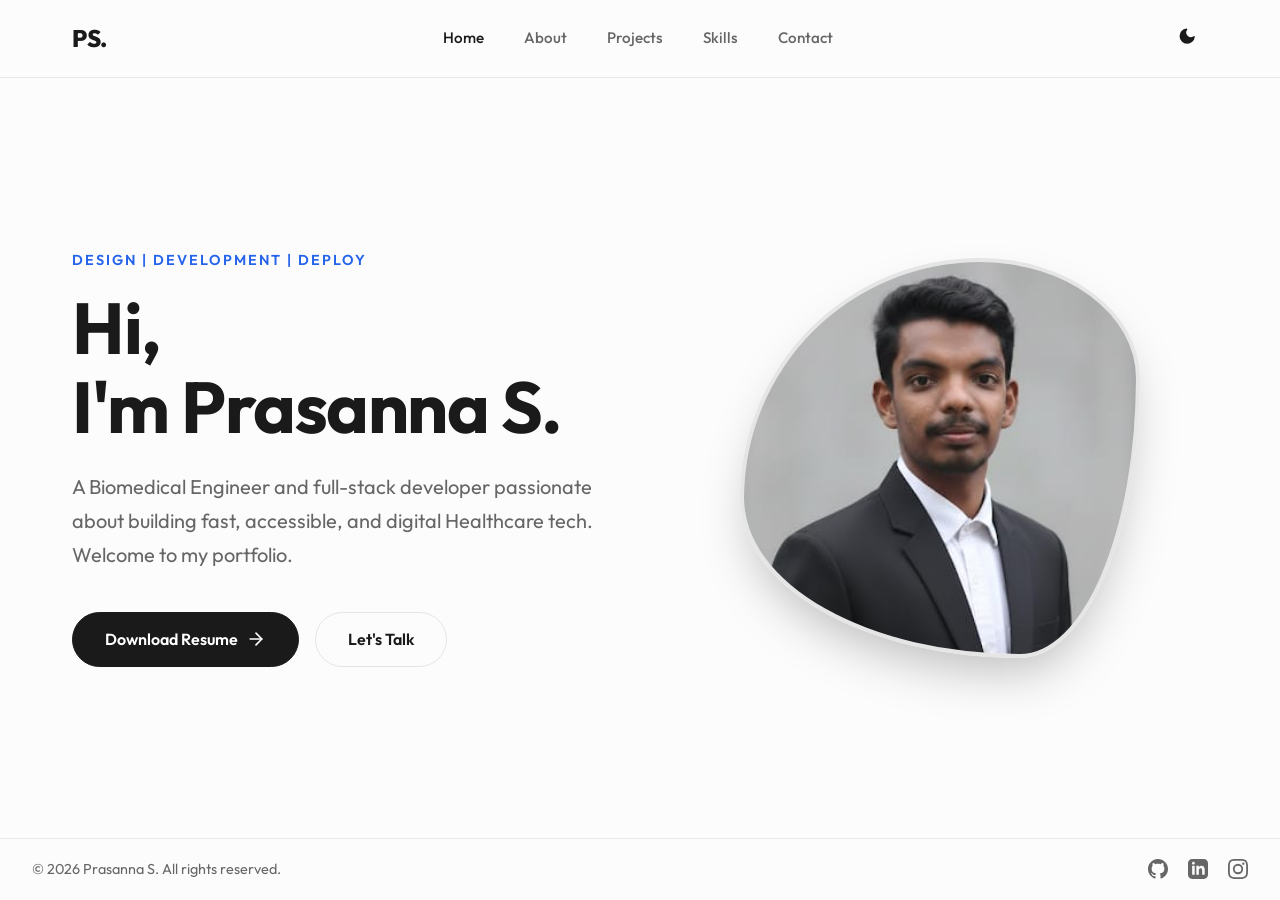
<file: index.html>
<!doctype html>
<html lang="en" data-theme="dark">
  <head>
    <meta charset="UTF-8" />
    <meta name="viewport" content="width=device-width, initial-scale=1" />
   <title>Home |Prasanna S | Full-Stack Developer </title>

    <!-- SEO -->
    <meta name="description" content="Prasanna S  is a full-stack developer and UX designer crafting clean, performant web experiences. Available for freelance and full-time opportunities." />
    <meta name="author" content="Prasanna S " />
    <meta name="robots" content="index, follow" />
    <link rel="canonical" href="https://prasannas-23.github.io/portfolio/" />

    <!-- Open Graph -->
    <meta property="og:title" content="Prasanna S | Full-Stack Developer " />
    <meta property="og:description" content="Full-stack developer and Medcial devices designer building clean, performant web experiences." />
    <meta property="og:type" content="website" />
    <meta property="og:url" content="https://prasannas-23.github.io/portfolio/" />

    <!-- Fonts -->
    <link rel="preconnect" href="https://fonts.googleapis.com" />
    <link rel="preconnect" href="https://fonts.gstatic.com" crossorigin />
    <link href="https://fonts.googleapis.com/css2?family=Outfit:wght@300;400;500;600;700;800&display=swap" rel="stylesheet" />

    <!-- Stylesheet -->
    <link rel="stylesheet" href="assets\css\styles.css" />
  </head>
  <body>
    <nav class="navbar" id="navbar">
      <div class="nav-container">
        <a href="index.html" class="nav-brand">PS.</a>

        <div class="nav-links" id="nav-links">
          <a href="index.html" class="active">Home</a>
          <a href="about.html">About</a>
          <a href="projects.html">Projects</a>
          <a href="skills.html">Skills</a>
          <a href="contacts.html">Contact</a>
        </div>
        
        <div class="nav-controls">
         
          <button class="theme-toggle" id="theme-toggle" aria-label="Toggle Theme">
            <svg id="theme-icon" xmlns="http://www.w3.org/2000/svg" viewBox="0 0 24 24">
              <path
                d="M12 2.25a.75.75 0 0 1 .75.75v2.25a.75.75 0 0 1-1.5 0V3a.75.75 0 0 1 .75-.75ZM7.5 12a4.5 4.5 0 1 1 9 0 4.5 4.5 0 0 1-9 0ZM18.894 6.166a.75.75 0 0 0-1.06-1.06l-1.591 1.59a.75.75 0 1 0 1.06 1.061l1.591-1.59ZM21.75 12a.75.75 0 0 1-.75.75h-2.25a.75.75 0 0 1 0-1.5H21a.75.75 0 0 1 .75.75ZM17.834 18.894a.75.75 0 0 0 1.06-1.06l-1.59-1.591a.75.75 0 1 0-1.061 1.06l1.59 1.591ZM12 18.75a.75.75 0 0 1 .75.75V21a.75.75 0 0 1-1.5 0v-1.5a.75.75 0 0 1 .75-.75ZM6.166 18.894a.75.75 0 0 1-1.06-1.06l1.59-1.591a.75.75 0 1 1 1.061 1.06l-1.59 1.591ZM2.25 12a.75.75 0 0 1 .75-.75H5.25a.75.75 0 0 1 0 1.5H3a.75.75 0 0 1-.75-.75ZM6.166 6.166a.75.75 0 0 1 1.06-1.06l1.59 1.591a.75.75 0 1 1-1.061 1.06l-1.59-1.591Z"
              />
            </svg>
          </button>

          <button class="mobile-toggle" id="mobile-toggle" aria-label="Toggle Menu">
            <svg xmlns="http://www.w3.org/2000/svg" width="24" height="24" fill="none" viewBox="0 0 24 24" stroke="currentColor" stroke-width="2">
              <path stroke-linecap="round" stroke-linejoin="round" d="M4 6h16M4 12h16m-7 6h7" />
            </svg>
          </button>
        </div>
      </div>
    </nav>

    <main>
      <section class="hero">
        <div class="hero-content">
          <span class="hero-subtitle"> Design | Development | Deploy</span>
          <h1 class="hero-title">Hi,<br /> I'm Prasanna S.</h1>
          <p class="hero-desc">A Biomedical Engineer and full-stack developer passionate about building fast, accessible, and digital Healthcare tech.<br> Welcome to my portfolio.</p>
          <div class="hero-actions">
            <a href="assets/documents/Prasanna resume.pdf" class="btn-primary">
              Download Resume
              <svg xmlns="http://www.w3.org/2000/svg" width="20" height="20" viewBox="0 0 24 24" fill="none" stroke="currentColor" stroke-width="2" stroke-linecap="round" stroke-linejoin="round">
                <line x1="5" y1="12" x2="19" y2="12"></line>
                <polyline points="12 5 19 12 12 19"></polyline>
              </svg>
            </a>
            <a href="contacts.html" class="btn-secondary">Let's Talk</a>
          </div>
        </div>
        <div class="hero-image-wrapper">
          <img src="assets/images/profile.jpg" alt="Prasanna S Profile" class="hero-image" />
        </div>
      </section>
    </main>

    <footer>
      <div class="footer-left">&copy; <span id="year">2026</span> Prasanna S. All rights reserved.</div>
      <div class="socials">
        <a href="https://github.com/prasannas-23" target="_blank" rel="noopener noreferrer" aria-label="GitHub">
          <svg xmlns="http://www.w3.org/2000/svg" width="20" height="20" viewBox="0 0 24 24" fill="currentColor"><path d="M12 0c-6.626 0-12 5.373-12 12 0 5.302 3.438 9.8 8.207 11.387.599.111.793-.261.793-.577v-2.234c-3.338.726-4.033-1.416-4.033-1.416-.546-1.387-1.333-1.756-1.333-1.756-1.089-.745.083-.729.083-.729 1.205.084 1.839 1.237 1.839 1.237 1.07 1.834 2.807 1.304 3.492.997.107-.775.418-1.305.762-1.604-2.665-.305-5.467-1.334-5.467-5.931 0-1.311.469-2.381 1.236-3.221-.124-.303-.535-1.524.117-3.176 0 0 1.008-.322 3.301 1.23.957-.266 1.983-.399 3.003-.404 1.02.005 2.047.138 3.006.404 2.291-1.552 3.297-1.23 3.297-1.23.653 1.653.242 2.874.118 3.176.77.84 1.235 1.911 1.235 3.221 0 4.609-2.807 5.624-5.479 5.921.43.372.823 1.102.823 2.222v3.293c0 .319.192.694.801.576 4.765-1.589 8.199-6.086 8.199-11.386 0-6.627-5.373-12-12-12z"
            />
          </svg>
        </a>
        <a href="https://www.linkedin.com/in/prasanna-s-64961228b/" target="_blank" rel="noopener noreferrer" aria-label="LinkedIn">
          <svg xmlns="http://www.w3.org/2000/svg" width="20" height="20" viewBox="0 0 24 24" fill="currentColor"><path d="M19 0h-14c-2.761 0-5 2.239-5 5v14c0 2.761 2.239 5 5 5h14c2.762 0 5-2.239 5-5v-14c0-2.761-2.238-5-5-5zm-11 19h-3v-11h3v11zm-1.5-12.268c-.966 0-1.75-.79-1.75-1.764s.784-1.764 1.75-1.764 1.75.79 1.75 1.764-.783 1.764-1.75 1.764zm13.5 12.268h-3v-5.604c0-3.368-4-3.113-4 0v5.604h-3v-11h3v1.765c1.396-2.586 7-2.777 7 2.476v6.759z" /></svg>
        </a>
        <a href="https://www.instagram.com/_._prxsxnnx_._?igsh=MWtvNDJsY3lpbHZoYQ==" target="_blank" rel="noopener noreferrer" aria-label="Instagram">
          <svg xmlns="http://www.w3.org/2000/svg" width="20" height="20" viewBox="0 0 24 24" fill="currentColor">
            <path      d="M12 2.163c3.204 0 3.584.012 4.85.07 3.252.148 4.771 1.691 4.919 4.919.058 1.265.069 1.645.069 4.849 0 3.205-.012 3.584-.069 4.849-.149 3.225-1.664 4.771-4.919 4.919-1.266.058-1.644.07-4.85.07-3.204 0-3.584-.012-4.849-.07-3.26-.149-4.771-1.699-4.919-4.92-.058-1.265-.07-1.644-.07-4.849 0-3.204.013-3.583.07-4.849.149-3.227 1.664-4.771 4.919-4.919 1.266-.057 1.645-.069 4.849-.069zM12 0C8.741 0 8.333.014 7.053.072 2.695.272.273 2.69.073 7.052.014 8.333 0 8.741 0 12c0 3.259.014 3.668.072 4.948.2 4.358 2.618 6.78 6.98 6.98C8.333 23.986 8.741 24 12 24c3.259 0 3.668-.014 4.948-.072 4.354-.2 6.782-2.618 6.979-6.98.059-1.28.073-1.689.073-4.948 0-3.259-.014-3.667-.072-4.947-.196-4.354-2.617-6.78-6.979-6.98C15.668.014 15.259 0 12 0zm0 5.838a6.162 6.162 0 1 0 0 12.324 6.162 6.162 0 0 0 0-12.324zM12 16a4 4 0 1 1 0-8 4 4 0 0 1 0 8zm6.406-11.845a1.44 1.44 0 1 0 0 2.881 1.44 1.44 0 0 0 0-2.881z"
            />
          </svg>
        </a>
      </div>
    </footer>

    <script src="assets/js/scripts.js"></script>
  </body>
</html>
</file>
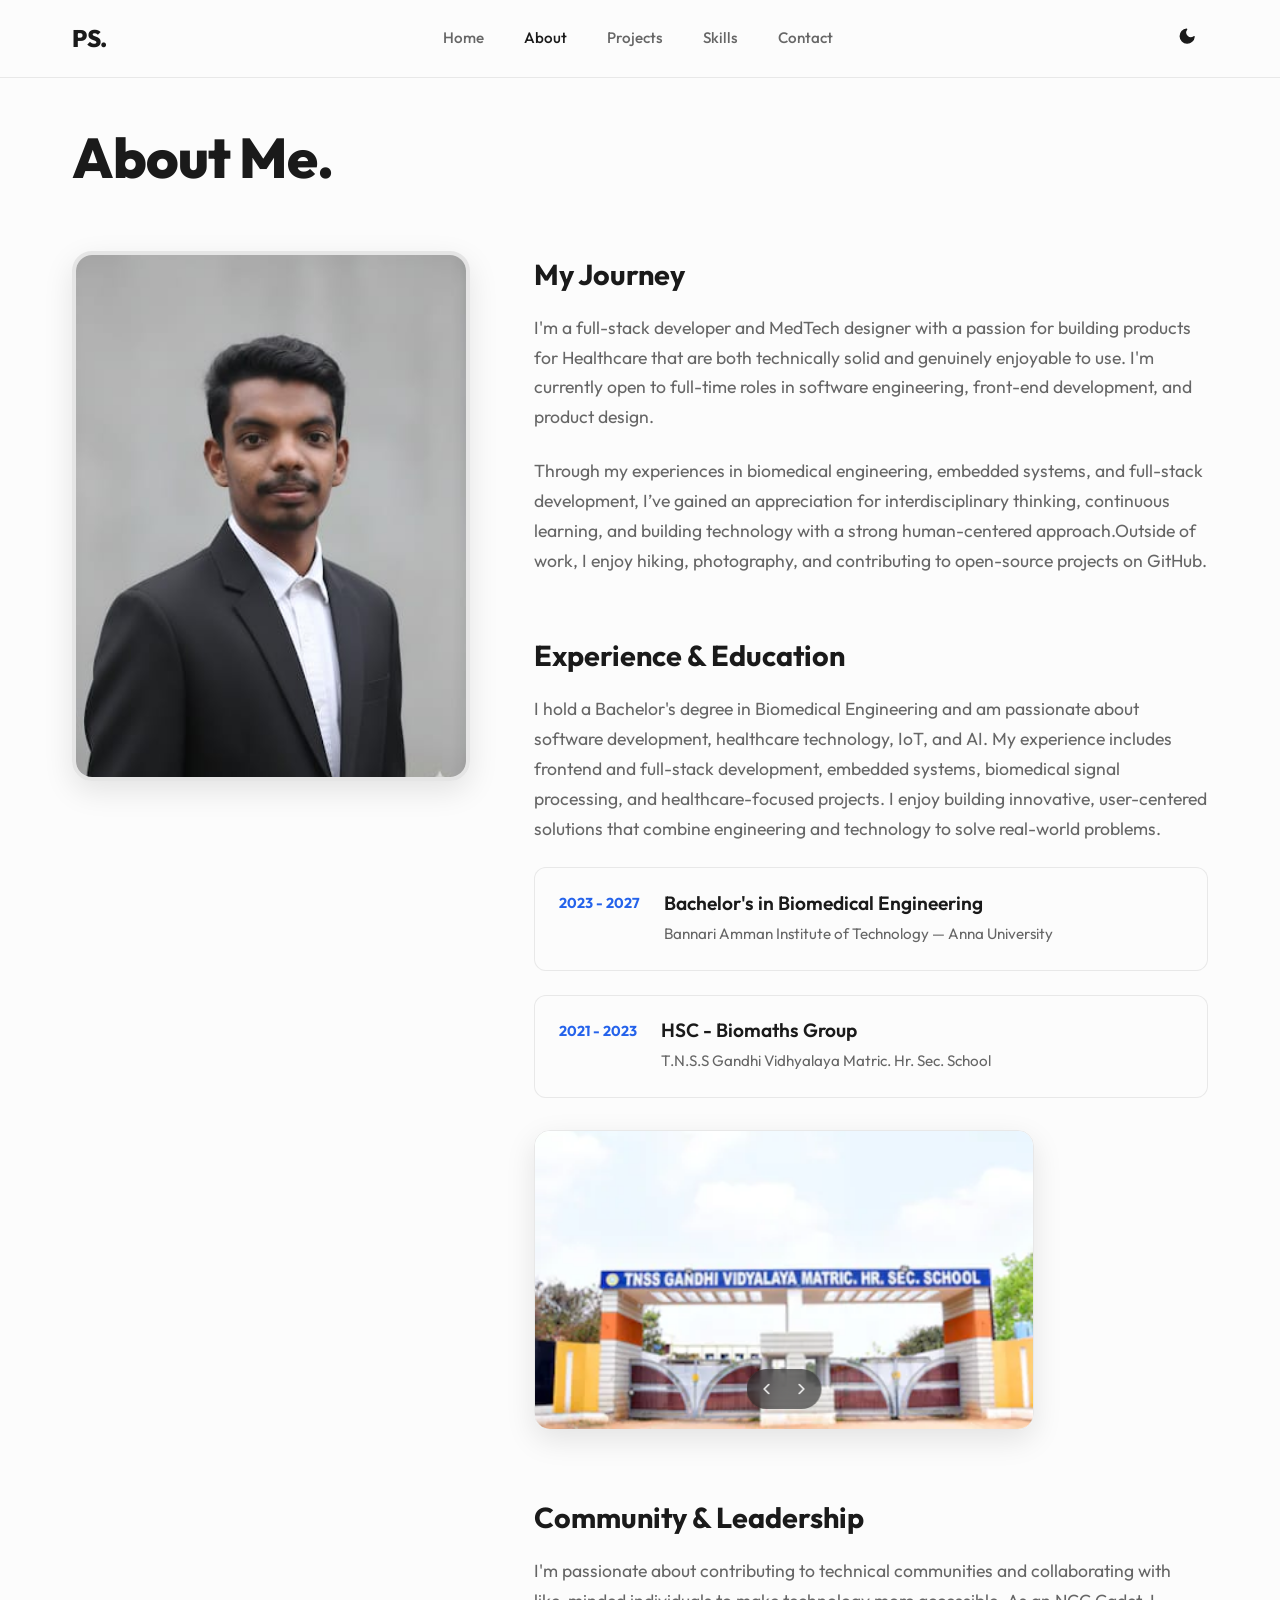
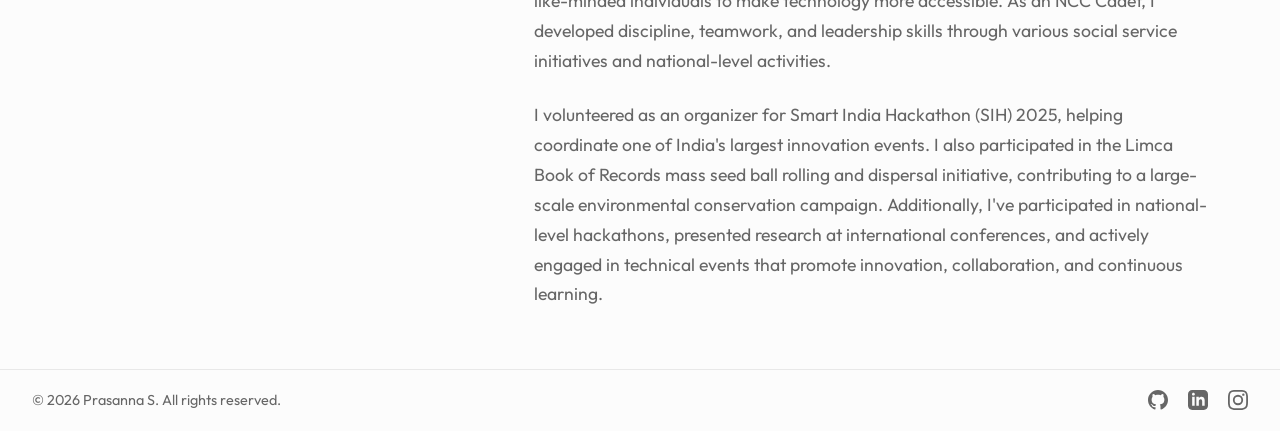
<file: about.html>
<!doctype html>
<html lang="en" data-theme="dark">
  <head>
    <meta charset="UTF-8" />
    <meta name="viewport" content="width=device-width, initial-scale=1" />
    <title>About | Prasanna S</title>

    <!-- SEO -->
    <meta name="description" content="Learn about Prasanna S — a full-stack developer and UX designer with a background in computer science, user experience, and product development." />
    <meta name="author" content="Prasanna S" />
    <meta name="robots" content="index, follow" />
    <link rel="canonical" href="https://your-username.github.io/portfolio/about.html" />

    <!-- Open Graph -->
    <meta property="og:title" content="About | Prasanna S" />
    <meta property="og:description" content="Learn about Prasanna S — a full-stack developer and MedTech designer with a background in biomedical engineering and product development." />
    <meta property="og:type" content="website" />
    <meta property="og:url" content="https://your-username.github.io/portfolio/about.html" />

    <!-- Fonts -->
    <link rel="preconnect" href="https://fonts.googleapis.com" />
    <link rel="preconnect" href="https://fonts.gstatic.com" crossorigin />
    <link href="https://fonts.googleapis.com/css2?family=Outfit:wght@300;400;500;600;700;800&display=swap" rel="stylesheet" />

    <!-- Stylesheet -->
    <link rel="stylesheet" href="assets\css\styles.css" />
  </head>
  <body>
    <nav class="navbar" id="navbar">
      <div class="nav-container">
        <a href="index.html" class="nav-brand">PS.</a>

        <div class="nav-links" id="nav-links">
          <a href="index.html" class="active">Home</a>
          <a href="about.html">About</a>
          <a href="projects.html">Projects</a>
          <a href="skills.html">Skills</a>
          <a href="contacts.html">Contact</a>
        </div>

        <div class="nav-controls">
          <button class="theme-toggle" id="theme-toggle" aria-label="Toggle Theme">
            <svg id="theme-icon" xmlns="http://www.w3.org/2000/svg" viewBox="0 0 24 24">
              <path
                d="M12 2.25a.75.75 0 0 1 .75.75v2.25a.75.75 0 0 1-1.5 0V3a.75.75 0 0 1 .75-.75ZM7.5 12a4.5 4.5 0 1 1 9 0 4.5 4.5 0 0 1-9 0ZM18.894 6.166a.75.75 0 0 0-1.06-1.06l-1.591 1.59a.75.75 0 1 0 1.06 1.061l1.591-1.59ZM21.75 12a.75.75 0 0 1-.75.75h-2.25a.75.75 0 0 1 0-1.5H21a.75.75 0 0 1 .75.75ZM17.834 18.894a.75.75 0 0 0 1.06-1.06l-1.59-1.591a.75.75 0 1 0-1.061 1.06l1.59 1.591ZM12 18.75a.75.75 0 0 1 .75.75V21a.75.75 0 0 1-1.5 0v-1.5a.75.75 0 0 1 .75-.75ZM6.166 18.894a.75.75 0 0 1-1.06-1.06l1.59-1.591a.75.75 0 1 1 1.061 1.06l-1.59 1.591ZM2.25 12a.75.75 0 0 1 .75-.75H5.25a.75.75 0 0 1 0 1.5H3a.75.75 0 0 1-.75-.75ZM6.166 6.166a.75.75 0 0 1 1.06-1.06l1.59 1.591a.75.75 0 1 1-1.061 1.06l-1.59-1.591Z"
              />
            </svg>
          </button>

          <button class="mobile-toggle" id="mobile-toggle" aria-label="Toggle Menu">
            <svg xmlns="http://www.w3.org/2000/svg" width="24" height="24" fill="none" viewBox="0 0 24 24" stroke="currentColor" stroke-width="2">
              <path stroke-linecap="round" stroke-linejoin="round" d="M4 6h16M4 12h16m-7 6h7" />
            </svg>
          </button>
        </div>
      </div>
    </nav>

   <main class="page-main">
      <div class="page-container">
        <h1 class="page-title">About Me.</h1>

        <div class="about-grid">
          <div class="about-image-col">
            <div class="image-stack">
              <img src="assets/images/profile.jpg" alt ="Prasanna S" class="stack-img main-img" loading="lazy" />
            </div>
          </div>

          <div class="about-text-col">
            <h2 class="section-heading">My Journey</h2>
            <p class="section-text">I'm a full-stack developer and MedTech designer with a passion for building products for Healthcare that are both technically solid and genuinely enjoyable to use. I'm currently open to full-time roles in software engineering, front-end development, and product design.</p>
            <p class="section-text">Through my experiences in biomedical engineering, embedded systems, and full-stack development, I’ve gained an appreciation for interdisciplinary thinking, continuous learning, and building technology with a strong human-centered approach.Outside of work, I enjoy hiking, photography, and contributing to open-source projects on GitHub.</p>

            <h2 class="section-heading mt-2">Experience &amp; Education</h2>
            <p class="section-text">I hold a Bachelor's degree in Biomedical Engineering and am passionate about software development, healthcare technology, IoT, and AI. My experience includes frontend and full-stack development, embedded systems, biomedical signal processing, and healthcare-focused projects. I enjoy building innovative, user-centered solutions that combine engineering and technology to solve real-world problems.</p>
                       
            <div class="experience-list">
              <div class="exp-item">
                <span class="exp-year">2023 - 2027</span>
                <div class="exp-details">
                  <h3>Bachelor's in Biomedical Engineering</h3>
                  <p>Bannari Amman Institute of Technology — Anna University</p>
                </div>
              </div>
              <div class="exp-item">
                <span class="exp-year">2021 - 2023</span>
                <div class="exp-details">
                  <h3>HSC - Biomaths Group</h3>
                  <p>T.N.S.S Gandhi Vidhyalaya Matric. Hr. Sec. School</p>
                </div>
              </div>
              
            </div>

            <div class="carousel" id="carousel">
              <div class="carousel-slides" id="carousel-slides">
                <img src="assets/images/school.webp" alt="Modern tech office workspace" class="carousel-slide" loading="lazy" />
                <img src="assets/images/clg.jpg" alt="Team collaboration and brainstorming" class="carousel-slide" loading="lazy" />
                <img src="assets/images/ncc.jpg" alt="Tech conference and professional development" class="carousel-slide" loading="lazy" />
                <img src="assets/images/ncc2.jpg" alt="Tech conference and professional development" class="carousel-slide" loading="lazy" />

              </div>
              <div class="carousel-controls">
                <button class="carousel-btn" id="prev" aria-label="Previous Slide">
                  <svg xmlns="http://www.w3.org/2000/svg" width="24" height="24" viewBox="0 0 24 24" fill="none" stroke="currentColor" stroke-width="2" stroke-linecap="round" stroke-linejoin="round" data-lucide="chevron-left" aria-hidden="true" style="width: 18px; height: 18px" class="lucide lucide-chevron-left"><path d="m15 18-6-6 6-6"></path></svg>
                </button>
                <button class="carousel-btn" id="next" aria-label="Next Slide">
                  <svg xmlns="http://www.w3.org/2000/svg" width="24" height="24" viewBox="0 0 24 24" fill="none" stroke="currentColor" stroke-width="2" stroke-linecap="round" stroke-linejoin="round" data-lucide="chevron-right" aria-hidden="true" style="width: 18px; height: 18px" class="lucide lucide-chevron-right"><path d="m9 18 6-6-6-6"></path></svg>
                </button>
              </div>
            </div>


            <h2 class="section-heading mt-2">Community &amp; Leadership</h2>
            <p class="section-text"> I'm passionate about contributing to technical communities and collaborating with like-minded individuals to make technology more accessible. As an NCC Cadet, I developed discipline, teamwork, and leadership skills through various social service initiatives and national-level activities.</p>
            <p class="section-text">I volunteered as an organizer for Smart India Hackathon (SIH) 2025, helping coordinate one of India's largest innovation events. I also participated in the Limca Book of Records mass seed ball rolling and dispersal initiative, contributing to a large-scale environmental conservation campaign. Additionally, I've participated in national-level hackathons, presented research at international conferences, and actively engaged in technical events that promote innovation, collaboration, and continuous learning.</p>
          </div>
        </div>
      </div>
    </main>

    <footer>
      <div class="footer-left">&copy; <span id="year">2026</span> Prasanna S. All rights reserved.</div>
      <div class="socials">
        <a href="https://github.com/prasannas-23" target="_blank" rel="noopener noreferrer" aria-label="GitHub">
          <svg xmlns="http://www.w3.org/2000/svg" width="20" height="20" viewBox="0 0 24 24" fill="currentColor"><path d="M12 0c-6.626 0-12 5.373-12 12 0 5.302 3.438 9.8 8.207 11.387.599.111.793-.261.793-.577v-2.234c-3.338.726-4.033-1.416-4.033-1.416-.546-1.387-1.333-1.756-1.333-1.756-1.089-.745.083-.729.083-.729 1.205.084 1.839 1.237 1.839 1.237 1.07 1.834 2.807 1.304 3.492.997.107-.775.418-1.305.762-1.604-2.665-.305-5.467-1.334-5.467-5.931 0-1.311.469-2.381 1.236-3.221-.124-.303-.535-1.524.117-3.176 0 0 1.008-.322 3.301 1.23.957-.266 1.983-.399 3.003-.404 1.02.005 2.047.138 3.006.404 2.291-1.552 3.297-1.23 3.297-1.23.653 1.653.242 2.874.118 3.176.77.84 1.235 1.911 1.235 3.221 0 4.609-2.807 5.624-5.479 5.921.43.372.823 1.102.823 2.222v3.293c0 .319.192.694.801.576 4.765-1.589 8.199-6.086 8.199-11.386 0-6.627-5.373-12-12-12z"
            />
          </svg>
        </a>
        <a href="https://www.linkedin.com/in/prasanna-s-64961228b/" target="_blank" rel="noopener noreferrer" aria-label="LinkedIn">
          <svg xmlns="http://www.w3.org/2000/svg" width="20" height="20" viewBox="0 0 24 24" fill="currentColor"><path d="M19 0h-14c-2.761 0-5 2.239-5 5v14c0 2.761 2.239 5 5 5h14c2.762 0 5-2.239 5-5v-14c0-2.761-2.238-5-5-5zm-11 19h-3v-11h3v11zm-1.5-12.268c-.966 0-1.75-.79-1.75-1.764s.784-1.764 1.75-1.764 1.75.79 1.75 1.764-.783 1.764-1.75 1.764zm13.5 12.268h-3v-5.604c0-3.368-4-3.113-4 0v5.604h-3v-11h3v1.765c1.396-2.586 7-2.777 7 2.476v6.759z" /></svg>
        </a>
        <a href="https://www.instagram.com/_._prxsxnnx_._?igsh=MWtvNDJsY3lpbHZoYQ==" target="_blank" rel="noopener noreferrer" aria-label="Instagram">
          <svg xmlns="http://www.w3.org/2000/svg" width="20" height="20" viewBox="0 0 24 24" fill="currentColor">
            <path      d="M12 2.163c3.204 0 3.584.012 4.85.07 3.252.148 4.771 1.691 4.919 4.919.058 1.265.069 1.645.069 4.849 0 3.205-.012 3.584-.069 4.849-.149 3.225-1.664 4.771-4.919 4.919-1.266.058-1.644.07-4.85.07-3.204 0-3.584-.012-4.849-.07-3.26-.149-4.771-1.699-4.919-4.92-.058-1.265-.07-1.644-.07-4.849 0-3.204.013-3.583.07-4.849.149-3.227 1.664-4.771 4.919-4.919 1.266-.057 1.645-.069 4.849-.069zM12 0C8.741 0 8.333.014 7.053.072 2.695.272.273 2.69.073 7.052.014 8.333 0 8.741 0 12c0 3.259.014 3.668.072 4.948.2 4.358 2.618 6.78 6.98 6.98C8.333 23.986 8.741 24 12 24c3.259 0 3.668-.014 4.948-.072 4.354-.2 6.782-2.618 6.979-6.98.059-1.28.073-1.689.073-4.948 0-3.259-.014-3.667-.072-4.947-.196-4.354-2.617-6.78-6.979-6.98C15.668.014 15.259 0 12 0zm0 5.838a6.162 6.162 0 1 0 0 12.324 6.162 6.162 0 0 0 0-12.324zM12 16a4 4 0 1 1 0-8 4 4 0 0 1 0 8zm6.406-11.845a1.44 1.44 0 1 0 0 2.881 1.44 1.44 0 0 0 0-2.881z"
            />
          </svg>
        </a>
      </div>
    </footer>

    <script src="assets/js/scripts.js"></script>
  </body>
</html>
</file>
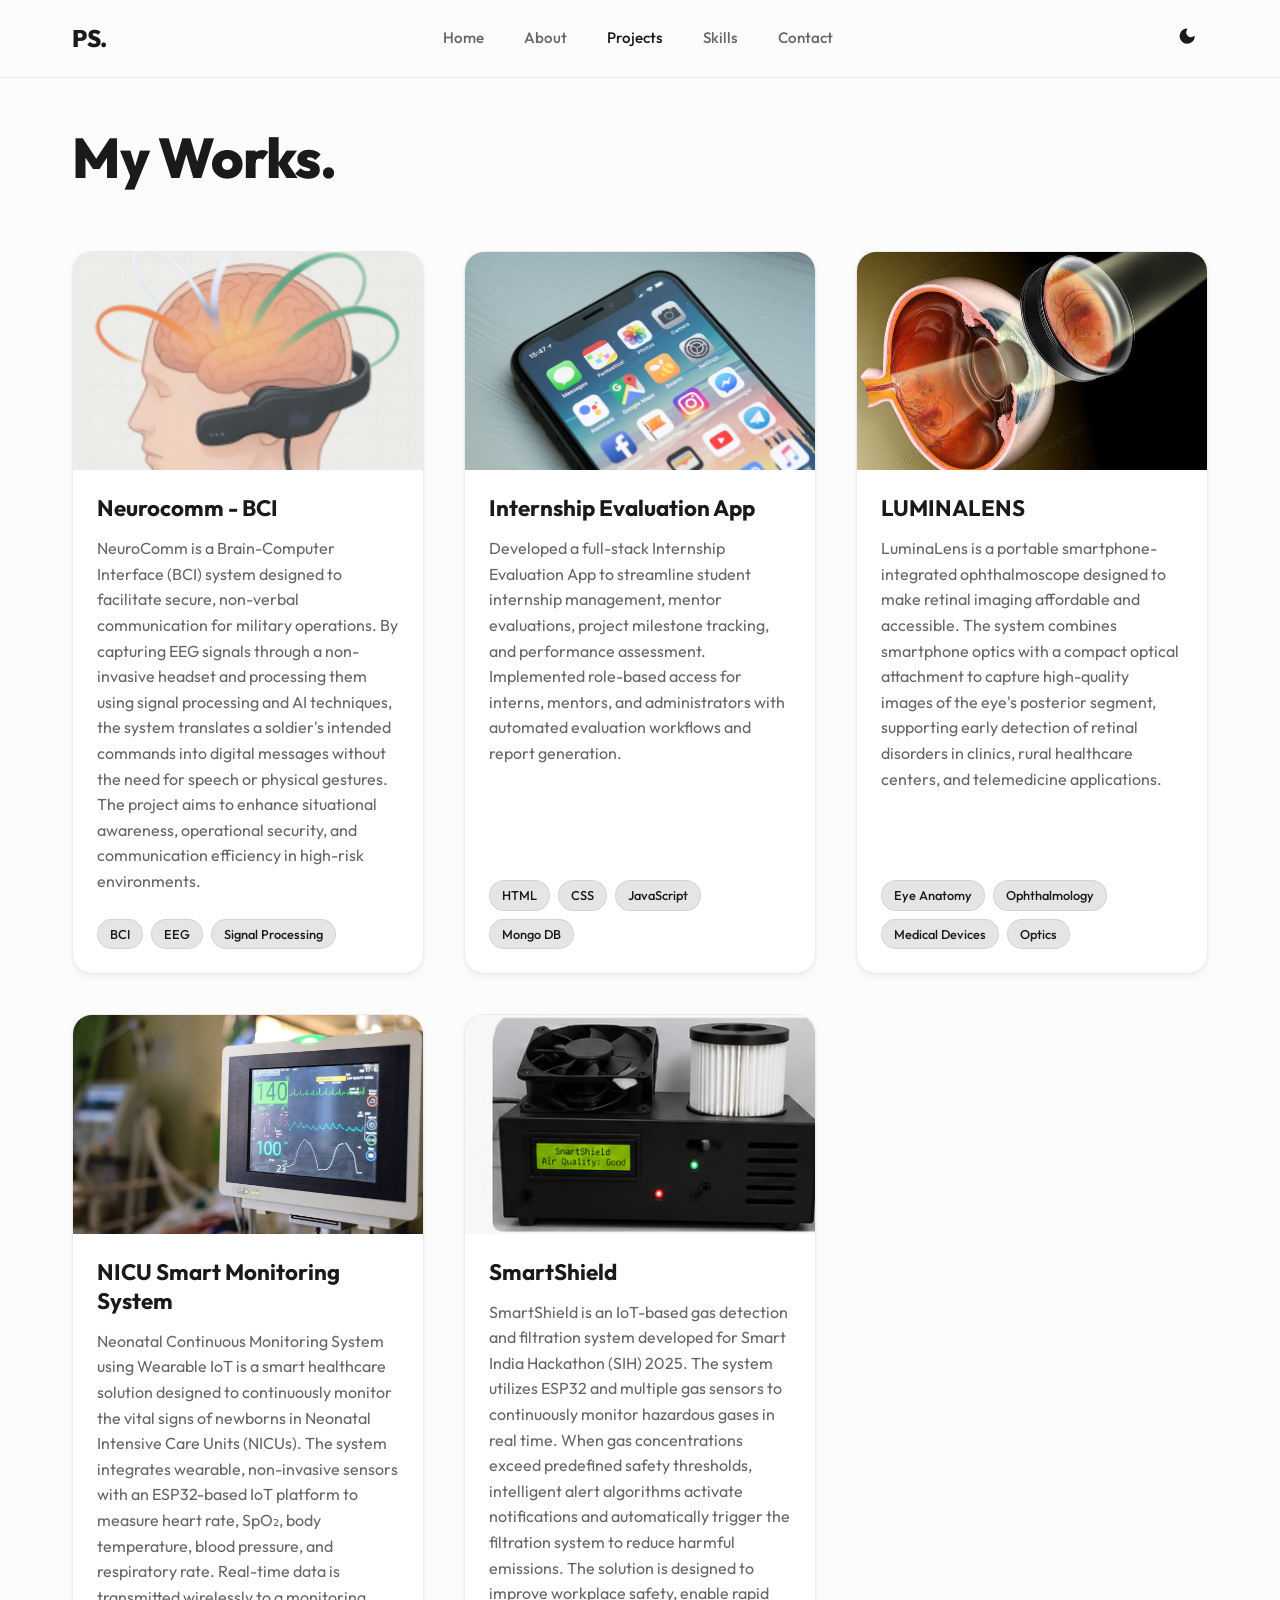
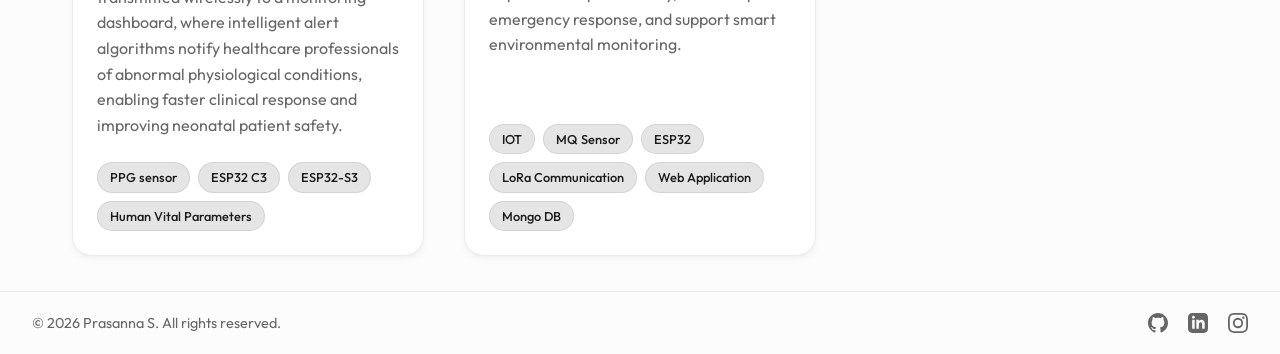
<file: projects.html>
<!doctype html>
<html lang="en" data-theme="dark">
  <head>
    <meta charset="UTF-8" />
    <meta name="viewport" content="width=device-width, initial-scale=1" />
   <title>Projects | Prasanna S</title>

    <!-- SEO -->
    <meta name="description" content="Prasanna S  is a full-stack developer and UX designer crafting clean, performant web experiences. Available for freelance and full-time opportunities." />
    <meta name="author" content="Prasanna S " />
    <meta name="robots" content="index, follow" />
    <link rel="canonical" href="https://prasannas-23.github.io/portfolio/" />

    <!-- Open Graph -->
    <meta property="og:title" content="Projects |Prasanna S " />
    <meta property="og:description" content="Full-stack developer and Medcial devices designer building clean, performant web experiences." />
    <meta property="og:type" content="website" />
    <meta property="og:url" content="https://prasannas-23.github.io/portfolio/" />

    <!-- Fonts -->
    <link rel="preconnect" href="https://fonts.googleapis.com" />
    <link rel="preconnect" href="https://fonts.gstatic.com" crossorigin />
    <link href="https://fonts.googleapis.com/css2?family=Outfit:wght@300;400;500;600;700;800&display=swap" rel="stylesheet" />

    <!-- Stylesheet -->
    <link rel="stylesheet" href="assets\css\styles.css" />
  </head>
  <body>
    <nav class="navbar" id="navbar">
      <div class="nav-container">
        <a href="index.html" class="nav-brand">PS.</a>

        <div class="nav-links" id="nav-links">
          <a href="index.html" class="active">Home</a>
          <a href="about.html">About</a>
          <a href="projects.html">Projects</a>
          <a href="skills.html">Skills</a>
          <a href="contacts.html">Contact</a>
        </div>

        <div class="nav-controls">
          <button class="theme-toggle" id="theme-toggle" aria-label="Toggle Theme">
            <svg id="theme-icon" xmlns="http://www.w3.org/2000/svg" viewBox="0 0 24 24">
              <path
                d="M12 2.25a.75.75 0 0 1 .75.75v2.25a.75.75 0 0 1-1.5 0V3a.75.75 0 0 1 .75-.75ZM7.5 12a4.5 4.5 0 1 1 9 0 4.5 4.5 0 0 1-9 0ZM18.894 6.166a.75.75 0 0 0-1.06-1.06l-1.591 1.59a.75.75 0 1 0 1.06 1.061l1.591-1.59ZM21.75 12a.75.75 0 0 1-.75.75h-2.25a.75.75 0 0 1 0-1.5H21a.75.75 0 0 1 .75.75ZM17.834 18.894a.75.75 0 0 0 1.06-1.06l-1.59-1.591a.75.75 0 1 0-1.061 1.06l1.59 1.591ZM12 18.75a.75.75 0 0 1 .75.75V21a.75.75 0 0 1-1.5 0v-1.5a.75.75 0 0 1 .75-.75ZM6.166 18.894a.75.75 0 0 1-1.06-1.06l1.59-1.591a.75.75 0 1 1 1.061 1.06l-1.59 1.591ZM2.25 12a.75.75 0 0 1 .75-.75H5.25a.75.75 0 0 1 0 1.5H3a.75.75 0 0 1-.75-.75ZM6.166 6.166a.75.75 0 0 1 1.06-1.06l1.59 1.591a.75.75 0 1 1-1.061 1.06l-1.59-1.591Z"
              />
            </svg>
          </button>

          <button class="mobile-toggle" id="mobile-toggle" aria-label="Toggle Menu">
            <svg xmlns="http://www.w3.org/2000/svg" width="24" height="24" fill="none" viewBox="0 0 24 24" stroke="currentColor" stroke-width="2">
              <path stroke-linecap="round" stroke-linejoin="round" d="M4 6h16M4 12h16m-7 6h7" />
            </svg>
          </button>
        </div>
      </div>
    </nav>

   <main class="page-main">
      <div class="page-container">
        <h1 class="page-title">My Works.</h1>

        <div class="projects-grid">
          <!-- Project 1: Neurocomm - BCI -->
          <div class="project-card">
            <div class="project-img-wrapper">
              <img src="assets/images/BCI.png" alt="Neurocomm - BCI" class="project-img" loading="lazy" />
              <!-- <div class="project-overlay">
                <a href="bci-details.html" target="_blank" rel="noopener noreferrer" class="overlay-btn">
                  <svg xmlns="http://www.w3.org/2000/svg" width="18" height="18" viewBox="0 0 24 24" fill="none" stroke="currentColor" stroke-width="2" stroke-linecap="round" stroke-linejoin="round">
                    <path d="M10 13a5 5 0 0 0 7.54.54l3-3a5 5 0 0 0-7.07-7.07l-1.72 1.71"></path>
                    <path d="M14 11a5 5 0 0 0-7.54-.54l-3 3a5 5 0 0 0 7.07 7.07l1.71-1.71"></path>
                  </svg>
                  View Project
                </a>
              </div> -->
            </div>
            <div class="project-info">
              <h2 class="project-title">Neurocomm - BCI</h2>
              <p class="project-desc">NeuroComm is a Brain-Computer Interface (BCI) system designed to facilitate secure, non-verbal communication for military operations. By capturing EEG signals through a non-invasive headset and processing them using signal processing and AI techniques, the system translates a soldier's intended commands into digital messages without the need for speech or physical gestures. The project aims to enhance situational awareness, operational security, and communication efficiency in high-risk environments.</p>
              <div class="project-tags">
                <span class="tag">BCI</span>
                <span class="tag">EEG</span>
                <span class="tag">Signal Processing</span>
              </div>
            </div>
          </div>

          <!-- Project 2: Task Management App -->
          <div class="project-card">
            <div class="project-img-wrapper">
              <img src="assets/images/app.jpg" alt="Internship Evaluation App" class="project-img" loading="lazy" />
              <!-- <div class="project-overlay">
                <a href="#" target="_blank" rel="noopener noreferrer" class="overlay-btn">
                  <svg xmlns="http://www.w3.org/2000/svg" width="18" height="18" viewBox="0 0 24 24" fill="none" stroke="currentColor" stroke-width="2" stroke-linecap="round" stroke-linejoin="round">
                    <path d="M10 13a5 5 0 0 0 7.54.54l3-3a5 5 0 0 0-7.07-7.07l-1.72 1.71"></path>
                    <path d="M14 11a5 5 0 0 0-7.54-.54l-3 3a5 5 0 0 0 7.07 7.07l1.71-1.71"></path>
                  </svg>
                  View Project
                </a>
              </div> -->
            </div>
            <div class="project-info">
              <h2 class="project-title">Internship Evaluation App</h2>
              <p class="project-desc">Developed a full-stack Internship Evaluation App to streamline student internship management, mentor evaluations, project milestone tracking, and performance assessment. Implemented role-based access for interns, mentors, and administrators with automated evaluation workflows and report generation.</p>
              <div class="project-tags">
                <span class="tag">HTML</span>
                <span class="tag">CSS</span>
                <span class="tag">JavaScript</span>
                <span class="tag">Mongo DB</span>
              </div>
            </div>
          </div>

          <!-- Project 3: Analytics Dashboard -->
          <div class="project-card">
            <div class="project-img-wrapper">
              <img src="assets/images/ios.jpg" alt="LUMINALENS" class="project-img" loading="lazy" />
              <!-- <div class="project-overlay">
                <a href="#" target="_blank" rel="noopener noreferrer" class="overlay-btn">
                  <svg xmlns="http://www.w3.org/2000/svg" width="18" height="18" viewBox="0 0 24 24" fill="none" stroke="currentColor" stroke-width="2" stroke-linecap="round" stroke-linejoin="round">
                    <path d="M10 13a5 5 0 0 0 7.54.54l3-3a5 5 0 0 0-7.07-7.07l-1.72 1.71"></path>
                    <path d="M14 11a5 5 0 0 0-7.54-.54l-3 3a5 5 0 0 0 7.07 7.07l1.71-1.71"></path>
                  </svg>
                  View Project
                </a>
              </div> -->
            </div>
            <div class="project-info">
              <h2 class="project-title">LUMINALENS</h2>
              <p class="project-desc">LuminaLens is a portable smartphone-integrated ophthalmoscope designed to make retinal imaging affordable and accessible. The system combines smartphone optics with a compact optical attachment to capture high-quality images of the eye's posterior segment, supporting early detection of retinal disorders in clinics, rural healthcare centers, and telemedicine applications.</p>
              <div class="project-tags">
                <span class="tag">Eye Anatomy</span>
                <span class="tag">Ophthalmology</span>
                <span class="tag">Medical Devices</span>
                <span class="tag">Optics</span>
              </div>
            </div>
          </div>

           <!-- Project 2: Task Management App -->
          <div class="project-card">
            <div class="project-img-wrapper">
              <img src="assets/images/nicu.jpg" alt="NICU Smart Monitoring System" class="project-img" loading="lazy" />
              <!-- <div class="project-overlay">
                <a href="#" target="_blank" rel="noopener noreferrer" class="overlay-btn">
                  <svg xmlns="http://www.w3.org/2000/svg" width="18" height="18" viewBox="0 0 24 24" fill="none" stroke="currentColor" stroke-width="2" stroke-linecap="round" stroke-linejoin="round">
                    <path d="M10 13a5 5 0 0 0 7.54.54l3-3a5 5 0 0 0-7.07-7.07l-1.72 1.71"></path>
                    <path d="M14 11a5 5 0 0 0-7.54-.54l-3 3a5 5 0 0 0 7.07 7.07l1.71-1.71"></path>
                  </svg>
                  View Project
                </a>
              </div> -->
            </div>
            <div class="project-info">
              <h2 class="project-title">NICU Smart Monitoring System  </h2>
              <p class="project-desc">Neonatal Continuous Monitoring System using Wearable IoT is a smart healthcare solution designed to continuously monitor the vital signs of newborns in Neonatal Intensive Care Units (NICUs). The system integrates wearable, non-invasive sensors with an ESP32-based IoT platform to measure heart rate, SpO₂, body temperature, blood pressure, and respiratory rate. Real-time data is transmitted wirelessly to a monitoring dashboard, where intelligent alert algorithms notify healthcare professionals of abnormal physiological conditions, enabling faster clinical response and improving neonatal patient safety.</p>
              <div class="project-tags">
                <span class="tag">PPG sensor</span>
                <span class="tag">ESP32 C3</span>
                <span class="tag">ESP32-S3</span>
                <span class="tag">Human Vital Parameters</span>
              </div>
            </div>
          </div>

           <!-- Project 2: Task Management App -->
          <div class="project-card">
            <div class="project-img-wrapper">
              <img src="assets/images/SIH.png" alt="SmartShield" class="project-img" loading="lazy" />
              <!-- <div class="project-overlay">
                <a href="#" target="_blank" rel="noopener noreferrer" class="overlay-btn">
                  <svg xmlns="http://www.w3.org/2000/svg" width="18" height="18" viewBox="0 0 24 24" fill="none" stroke="currentColor" stroke-width="2" stroke-linecap="round" stroke-linejoin="round">
                    <path d="M10 13a5 5 0 0 0 7.54.54l3-3a5 5 0 0 0-7.07-7.07l-1.72 1.71"></path>
                    <path d="M14 11a5 5 0 0 0-7.54-.54l-3 3a5 5 0 0 0 7.07 7.07l1.71-1.71"></path>
                  </svg>
                  View Project
                </a>
              </div> -->
            </div>
            <div class="project-info">
              <h2 class="project-title">SmartShield</h2>
              <p class="project-desc">SmartShield is an IoT-based gas detection and filtration system developed for Smart India Hackathon (SIH) 2025. The system utilizes ESP32 and multiple gas sensors to continuously monitor hazardous gases in real time. When gas concentrations exceed predefined safety thresholds, intelligent alert algorithms activate notifications and automatically trigger the filtration system to reduce harmful emissions. The solution is designed to improve workplace safety, enable rapid emergency response, and support smart environmental monitoring.</p>
              <div class="project-tags">
               <span class="tag">IOT</span>
                <span class="tag">MQ Sensor</span>
                <span class="tag">ESP32</span>
                <span class="tag">LoRa Communication</span>
                <span class="tag">Web Application</span>
                <span class="tag">Mongo DB</span>
              </div>
            </div>
          </div>
          <!-- <div class="project-card">
            <div class="project-img-wrapper">
              <img src="assets/images/project2.jpg" alt="Autonomous Drone Mapping" class="project-img" loading="lazy" />
              
            </div>
            <div class="project-info">
              <h2 class="project-title">Autonomous Drone Navigation</h2>
              <p class="project-desc">
                Real-time spatial mapping and obstacle avoidance framework utilizing ROS2, Jetson Nano, and computer vision algorithms.
              </p>
              <div class="project-tags">
                <span class="tag">ROS2</span>
                <span class="tag">C++</span>
                <span class="tag">Computer Vision</span>
              </div>
            </div>
          </div> -->
        </div>
        </div>
      </div>
      

     
    </main>

   <footer>
      <div class="footer-left">&copy; <span id="year">2026</span> Prasanna S. All rights reserved.</div>
      <div class="socials">
        <a href="https://github.com/prasannas-23" target="_blank" rel="noopener noreferrer" aria-label="GitHub">
          <svg xmlns="http://www.w3.org/2000/svg" width="20" height="20" viewBox="0 0 24 24" fill="currentColor"><path d="M12 0c-6.626 0-12 5.373-12 12 0 5.302 3.438 9.8 8.207 11.387.599.111.793-.261.793-.577v-2.234c-3.338.726-4.033-1.416-4.033-1.416-.546-1.387-1.333-1.756-1.333-1.756-1.089-.745.083-.729.083-.729 1.205.084 1.839 1.237 1.839 1.237 1.07 1.834 2.807 1.304 3.492.997.107-.775.418-1.305.762-1.604-2.665-.305-5.467-1.334-5.467-5.931 0-1.311.469-2.381 1.236-3.221-.124-.303-.535-1.524.117-3.176 0 0 1.008-.322 3.301 1.23.957-.266 1.983-.399 3.003-.404 1.02.005 2.047.138 3.006.404 2.291-1.552 3.297-1.23 3.297-1.23.653 1.653.242 2.874.118 3.176.77.84 1.235 1.911 1.235 3.221 0 4.609-2.807 5.624-5.479 5.921.43.372.823 1.102.823 2.222v3.293c0 .319.192.694.801.576 4.765-1.589 8.199-6.086 8.199-11.386 0-6.627-5.373-12-12-12z"
            />
          </svg>
        </a>
        <a href="https://www.linkedin.com/in/prasanna-s-64961228b/" target="_blank" rel="noopener noreferrer" aria-label="LinkedIn">
          <svg xmlns="http://www.w3.org/2000/svg" width="20" height="20" viewBox="0 0 24 24" fill="currentColor"><path d="M19 0h-14c-2.761 0-5 2.239-5 5v14c0 2.761 2.239 5 5 5h14c2.762 0 5-2.239 5-5v-14c0-2.761-2.238-5-5-5zm-11 19h-3v-11h3v11zm-1.5-12.268c-.966 0-1.75-.79-1.75-1.764s.784-1.764 1.75-1.764 1.75.79 1.75 1.764-.783 1.764-1.75 1.764zm13.5 12.268h-3v-5.604c0-3.368-4-3.113-4 0v5.604h-3v-11h3v1.765c1.396-2.586 7-2.777 7 2.476v6.759z" /></svg>
        </a>
        <a href="https://www.instagram.com/_._prxsxnnx_._?igsh=MWtvNDJsY3lpbHZoYQ==" target="_blank" rel="noopener noreferrer" aria-label="Instagram">
          <svg xmlns="http://www.w3.org/2000/svg" width="20" height="20" viewBox="0 0 24 24" fill="currentColor">
            <path      d="M12 2.163c3.204 0 3.584.012 4.85.07 3.252.148 4.771 1.691 4.919 4.919.058 1.265.069 1.645.069 4.849 0 3.205-.012 3.584-.069 4.849-.149 3.225-1.664 4.771-4.919 4.919-1.266.058-1.644.07-4.85.07-3.204 0-3.584-.012-4.849-.07-3.26-.149-4.771-1.699-4.919-4.92-.058-1.265-.07-1.644-.07-4.849 0-3.204.013-3.583.07-4.849.149-3.227 1.664-4.771 4.919-4.919 1.266-.057 1.645-.069 4.849-.069zM12 0C8.741 0 8.333.014 7.053.072 2.695.272.273 2.69.073 7.052.014 8.333 0 8.741 0 12c0 3.259.014 3.668.072 4.948.2 4.358 2.618 6.78 6.98 6.98C8.333 23.986 8.741 24 12 24c3.259 0 3.668-.014 4.948-.072 4.354-.2 6.782-2.618 6.979-6.98.059-1.28.073-1.689.073-4.948 0-3.259-.014-3.667-.072-4.947-.196-4.354-2.617-6.78-6.979-6.98C15.668.014 15.259 0 12 0zm0 5.838a6.162 6.162 0 1 0 0 12.324 6.162 6.162 0 0 0 0-12.324zM12 16a4 4 0 1 1 0-8 4 4 0 0 1 0 8zm6.406-11.845a1.44 1.44 0 1 0 0 2.881 1.44 1.44 0 0 0 0-2.881z"
            />
          </svg>
        </a>
      </div>
    </footer>

    <script src="assets/js/scripts.js"></script>
  </body>
</html>
</file>
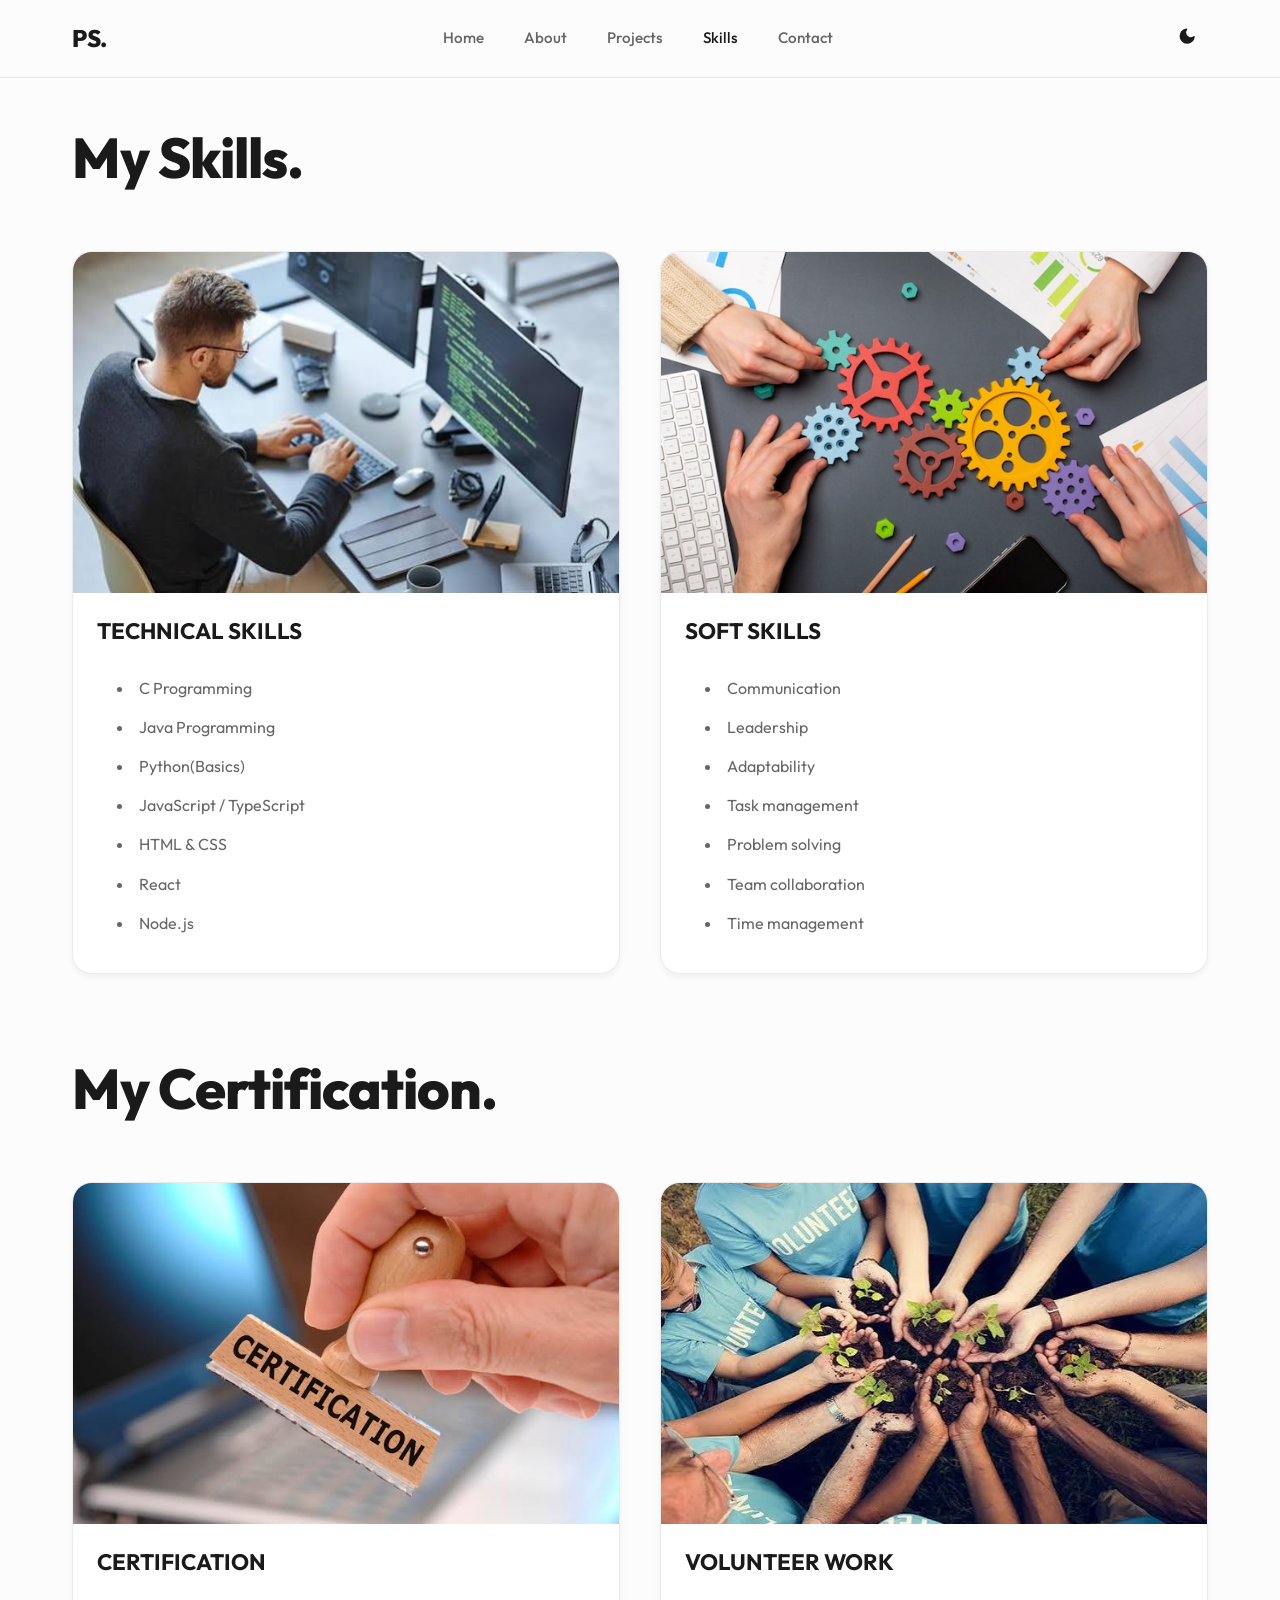
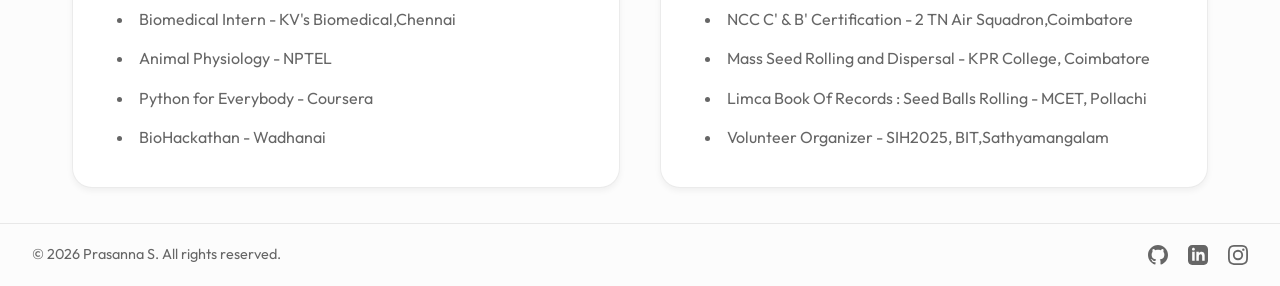
<file: skills.html>
<!doctype html>
<html lang="en" data-theme="dark">
  <head>
    <meta charset="UTF-8" />
    <meta name="viewport" content="width=device-width, initial-scale=1" />
    <title>Skills | Prasanna S</title>

    <!-- SEO -->
    <meta name="description" content="Prasanna S  is a full-stack developer and UX designer crafting clean, performant web experiences. Available for freelance and full-time opportunities." />
    <meta name="author" content="Prasanna S " />
    <meta name="robots" content="index, follow" />
    <link rel="canonical" href="https://your-username.github.io/portfolio/" />

    <!-- Open Graph -->
    <meta property="og:title" content="Prasanna S | Full-Stack Developer & UX Designer" />
    <meta property="og:description" content="Full-stack developer and UX designer building clean, performant web experiences." />
    <meta property="og:type" content="website" />
    <meta property="og:url" content="https://your-username.github.io/portfolio/" />

    <!-- Fonts -->
    <link rel="preconnect" href="https://fonts.googleapis.com" />
    <link rel="preconnect" href="https://fonts.gstatic.com" crossorigin />
    <link href="https://fonts.googleapis.com/css2?family=Outfit:wght@300;400;500;600;700;800&display=swap" rel="stylesheet" />

    <!-- Stylesheet -->
    <link rel="stylesheet" href="assets\css\styles.css" />
  </head>
  <body>
    <nav class="navbar" id="navbar">
      <div class="nav-container">
        <a href="index.html" class="nav-brand">PS.</a>

        <div class="nav-links" id="nav-links">
          <a href="index.html" class="active">Home</a>
          <a href="about.html">About</a>
          <a href="projects.html">Projects</a>
          <a href="skills.html">Skills</a>
          <a href="contacts.html">Contact</a>
        </div>

         <div class="nav-controls">
           
          <button class="theme-toggle" id="theme-toggle" aria-label="Toggle Theme">
            <svg id="theme-icon" xmlns="http://www.w3.org/2000/svg" viewBox="0 0 24 24">
              <path
                d="M12 2.25a.75.75 0 0 1 .75.75v2.25a.75.75 0 0 1-1.5 0V3a.75.75 0 0 1 .75-.75ZM7.5 12a4.5 4.5 0 1 1 9 0 4.5 4.5 0 0 1-9 0ZM18.894 6.166a.75.75 0 0 0-1.06-1.06l-1.591 1.59a.75.75 0 1 0 1.06 1.061l1.591-1.59ZM21.75 12a.75.75 0 0 1-.75.75h-2.25a.75.75 0 0 1 0-1.5H21a.75.75 0 0 1 .75.75ZM17.834 18.894a.75.75 0 0 0 1.06-1.06l-1.59-1.591a.75.75 0 1 0-1.061 1.06l1.59 1.591ZM12 18.75a.75.75 0 0 1 .75.75V21a.75.75 0 0 1-1.5 0v-1.5a.75.75 0 0 1 .75-.75ZM6.166 18.894a.75.75 0 0 1-1.06-1.06l1.59-1.591a.75.75 0 1 1 1.061 1.06l-1.59 1.591ZM2.25 12a.75.75 0 0 1 .75-.75H5.25a.75.75 0 0 1 0 1.5H3a.75.75 0 0 1-.75-.75ZM6.166 6.166a.75.75 0 0 1 1.06-1.06l1.59 1.591a.75.75 0 1 1-1.061 1.06l-1.59-1.591Z"
              />
            </svg>
          </button>

          <button class="mobile-toggle" id="mobile-toggle" aria-label="Toggle Menu">
            <svg xmlns="http://www.w3.org/2000/svg" width="24" height="24" fill="none" viewBox="0 0 24 24" stroke="currentColor" stroke-width="2">
              <path stroke-linecap="round" stroke-linejoin="round" d="M4 6h16M4 12h16m-7 6h7" />
            </svg>
          </button>
        </div>
      </div>
    </nav>

     <main class="page-main">
      <div class="page-container">
        <h1 class="page-title">My Skills.</h1>

        <div class="skills-grid">
          <!-- Skills 1: Technoical Skills -->
          <div class="project-card">
            <div class="project-img-wrapper">
              <img src="assets/images/TSKILLS.jpg" alt="Technical Skills" class="project-img" loading="lazy" />
                      </div>
            <div class="project-info">
              <h2 class="project-title">TECHNICAL SKILLS</h2>
              <ul class="skill-list">
                <li>C Programming</li>
                <li>Java Programming</li>
                <li>Python(Basics)</li>
                <li>JavaScript / TypeScript</li>
                <li>HTML & CSS</li>
                <li>React</li>
                <li>Node.js</li>
              </ul>
            </div>
          </div>

          <!-- skill 2: Soft Skills -->
          <div class="project-card">
            <div class="project-img-wrapper">
              <img src="assets/images/SSKILLS.jpg" alt="SOFT SKILLS" class="project-img" loading="lazy" />
             </div>
            <div class="project-info">
              <h2 class="project-title">SOFT SKILLS</h2>
             
                <ul class="skill-list">
                  <li>Communication</li>
                  <li>Leadership</li>
                  <li>Adaptability</li>
                  <li>Task management</li>
                  <li>Problem solving</li>
                  <li>Team collaboration</li>
                  <li>Time management</li>
                </ul>
             
            </div>
          </div>
        </main>
         <main class="page-main">
      <div class="page-container">
        <h1 class="page-title">My Certification.</h1>
        <div class="skills-grid">
          <!-- skill 3: Certification -->
          <div class="project-card">
            <div class="project-img-wrapper">
              <img src="assets/images/CERT.jpg" alt="CERTIFICATION" class="project-img" loading="lazy" />
              </div>
            <div class="project-info">
              <h2 class="project-title">CERTIFICATION</h2>
              <ul class="skill-list">
                <li>Biomedical Intern - KV's Biomedical,Chennai</li>
                <li>Animal Physiology - NPTEL</li>
                <LI>Python for Everybody - Coursera</LI>        
                <li>BioHackathan - Wadhanai</li>
                
              </ul>
            </div>
          </div>
 <!-- skill 4: Volunteer -->
           <div class="project-card">
            <div class="project-img-wrapper">
              <img src="assets/images/volunteer.jpg" alt="Volunteer Work" class="project-img" loading="lazy" />
               </div>
            <div class="project-info">
              <h2 class="project-title">VOLUNTEER WORK</h2>
              <ul class="skill-list">
                <li>NCC C' & B' Certification - 2 TN Air Squadron,Coimbatore</li>
                <li>Mass Seed Rolling and Dispersal - KPR College, Coimbatore</li>
                <li>Limca Book Of Records : Seed Balls Rolling - MCET, Pollachi</li>
                <li>Volunteer Organizer - SIH2025, BIT,Sathyamangalam</li>
              </ul>
            </div>
          </div>
        </div>
          
        </div>
      </div>

     
    </main>

    <footer>
      <div class="footer-left">&copy; <span id="year">2026</span> Prasanna S. All rights reserved.</div>
      <div class="socials">
        <a href="https://github.com/prasannas-23" target="_blank" rel="noopener noreferrer" aria-label="GitHub">
          <svg xmlns="http://www.w3.org/2000/svg" width="20" height="20" viewBox="0 0 24 24" fill="currentColor">
            <path  d="M12 0c-6.626 0-12 5.373-12 12 0 5.302 3.438 9.8 8.207 11.387.599.111.793-.261.793-.577v-2.234c-3.338.726-4.033-1.416-4.033-1.416-.546-1.387-1.333-1.756-1.333-1.756-1.089-.745.083-.729.083-.729 1.205.084 1.839 1.237 1.839 1.237 1.07 1.834 2.807 1.304 3.492.997.107-.775.418-1.305.762-1.604-2.665-.305-5.467-1.334-5.467-5.931 0-1.311.469-2.381 1.236-3.221-.124-.303-.535-1.524.117-3.176 0 0 1.008-.322 3.301 1.23.957-.266 1.983-.399 3.003-.404 1.02.005 2.047.138 3.006.404 2.291-1.552 3.297-1.23 3.297-1.23.653 1.653.242 2.874.118 3.176.77.84 1.235 1.911 1.235 3.221 0 4.609-2.807 5.624-5.479 5.921.43.372.823 1.102.823 2.222v3.293c0 .319.192.694.801.576 4.765-1.589 8.199-6.086 8.199-11.386 0-6.627-5.373-12-12-12z"/>
          </svg>
        </a>
        <a href="https://www.linkedin.com/in/prasanna-s-64961228b/  " target="_blank" rel="noopener noreferrer" aria-label="LinkedIn">
          <svg xmlns="http://www.w3.org/2000/svg" width="20" height="20" viewBox="0 0 24 24" fill="currentColor"><path d="M19 0h-14c-2.761 0-5 2.239-5 5v14c0 2.761 2.239 5 5 5h14c2.762 0 5-2.239 5-5v-14c0-2.761-2.238-5-5-5zm-11 19h-3v-11h3v11zm-1.5-12.268c-.966 0-1.75-.79-1.75-1.764s.784-1.764 1.75-1.764 1.75.79 1.75 1.764-.783 1.764-1.75 1.764zm13.5 12.268h-3v-5.604c0-3.368-4-3.113-4 0v5.604h-3v-11h3v1.765c1.396-2.586 7-2.777 7 2.476v6.759z" /></svg>
        </a>
       
        <a href="https://instagram.com/_._prxsxnnx_._?igsh=MWtvNDJsY3lpbHZoYQ==" target="_blank" rel="noopener noreferrer" aria-label="Instagram">
          <svg xmlns="http://www.w3.org/2000/svg" width="20" height="20" viewBox="0 0 24 24" fill="currentColor">
            <path
              d="M12 2.163c3.204 0 3.584.012 4.85.07 3.252.148 4.771 1.691 4.919 4.919.058 1.265.069 1.645.069 4.849 0 3.205-.012 3.584-.069 4.849-.149 3.225-1.664 4.771-4.919 4.919-1.266.058-1.644.07-4.85.07-3.204 0-3.584-.012-4.849-.07-3.26-.149-4.771-1.699-4.919-4.92-.058-1.265-.07-1.644-.07-4.849 0-3.204.013-3.583.07-4.849.149-3.227 1.664-4.771 4.919-4.919 1.266-.057 1.645-.069 4.849-.069zM12 0C8.741 0 8.333.014 7.053.072 2.695.272.273 2.69.073 7.052.014 8.333 0 8.741 0 12c0 3.259.014 3.668.072 4.948.2 4.358 2.618 6.78 6.98 6.98C8.333 23.986 8.741 24 12 24c3.259 0 3.668-.014 4.948-.072 4.354-.2 6.782-2.618 6.979-6.98.059-1.28.073-1.689.073-4.948 0-3.259-.014-3.667-.072-4.947-.196-4.354-2.617-6.78-6.979-6.98C15.668.014 15.259 0 12 0zm0 5.838a6.162 6.162 0 1 0 0 12.324 6.162 6.162 0 0 0 0-12.324zM12 16a4 4 0 1 1 0-8 4 4 0 0 1 0 8zm6.406-11.845a1.44 1.44 0 1 0 0 2.881 1.44 1.44 0 0 0 0-2.881z"
            />
          </svg>
        </a>
      </div>
    </footer>

    <script src="assets/js/scripts.js"></script>
  </body>
</html>
</file>
